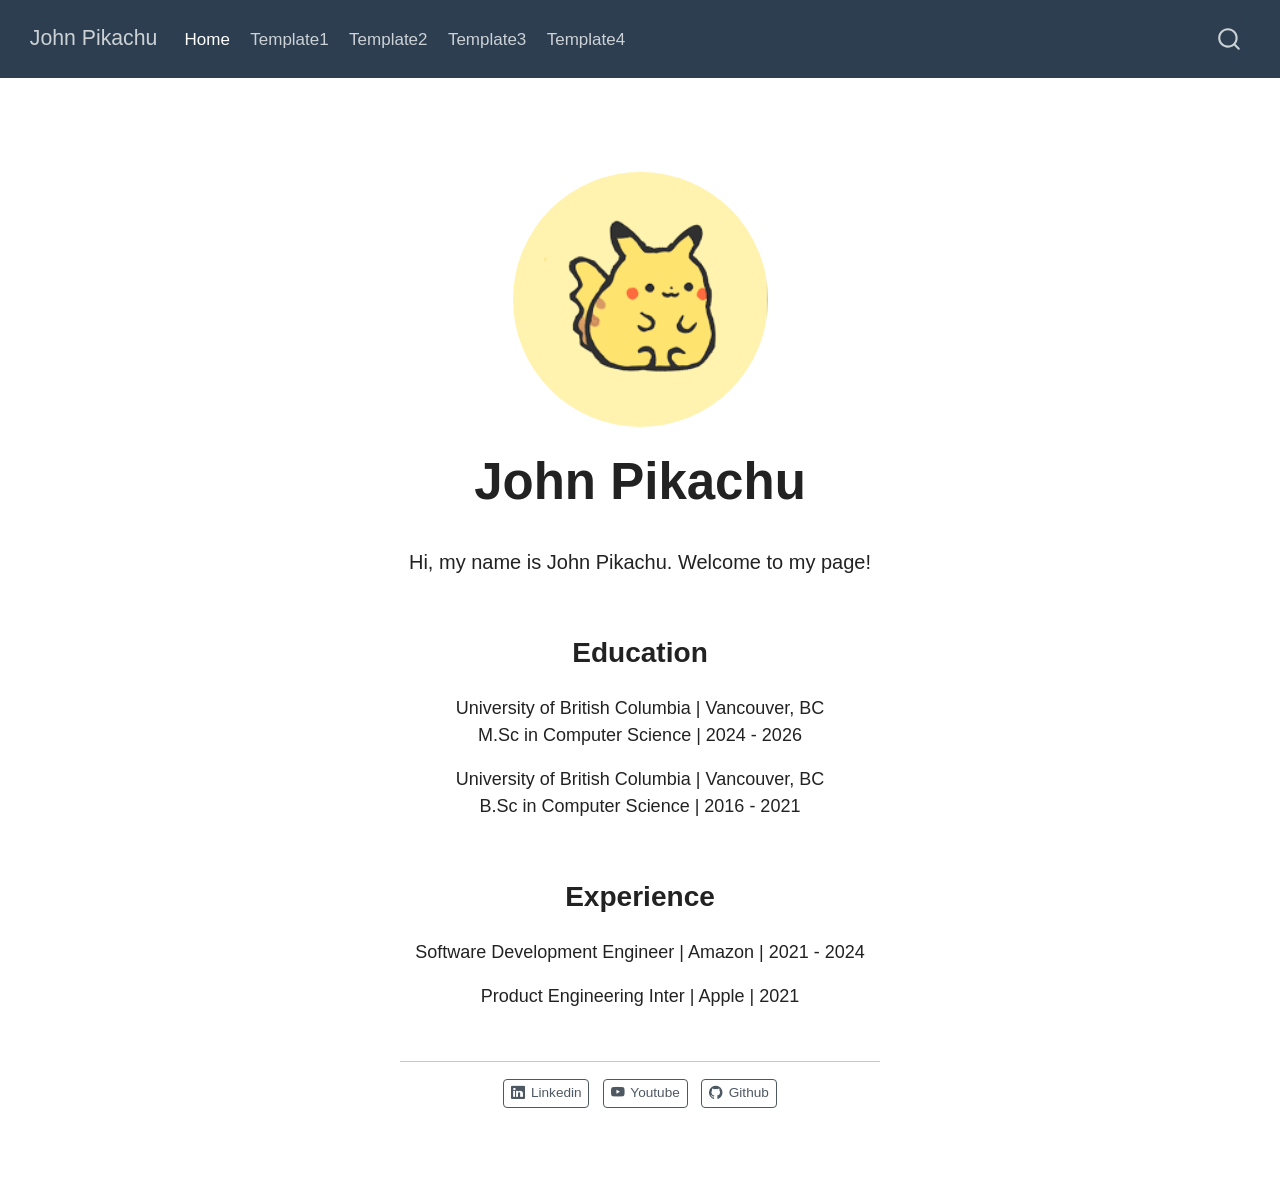
<file: index.html>
<!DOCTYPE html>
<html xmlns="http://www.w3.org/1999/xhtml" lang="en" xml:lang="en"><head>

<meta charset="utf-8">
<meta name="generator" content="quarto-1.8.27">

<meta name="viewport" content="width=device-width, initial-scale=1.0, user-scalable=yes">


<title>John Pikachu</title>
<style>
code{white-space: pre-wrap;}
span.smallcaps{font-variant: small-caps;}
div.columns{display: flex; gap: min(4vw, 1.5em);}
div.column{flex: auto; overflow-x: auto;}
div.hanging-indent{margin-left: 1.5em; text-indent: -1.5em;}
ul.task-list{list-style: none;}
ul.task-list li input[type="checkbox"] {
  width: 0.8em;
  margin: 0 0.8em 0.2em -1em; /* quarto-specific, see https://github.com/quarto-dev/quarto-cli/issues/4556 */ 
  vertical-align: middle;
}
</style>


<script src="site_libs/quarto-nav/quarto-nav.js"></script>
<script src="site_libs/quarto-nav/headroom.min.js"></script>
<script src="site_libs/clipboard/clipboard.min.js"></script>
<script src="site_libs/quarto-search/autocomplete.umd.js"></script>
<script src="site_libs/quarto-search/fuse.min.js"></script>
<script src="site_libs/quarto-search/quarto-search.js"></script>
<meta name="quarto:offset" content="./">
<script src="site_libs/quarto-html/quarto.js" type="module"></script>
<script src="site_libs/quarto-html/tabsets/tabsets.js" type="module"></script>
<script src="site_libs/quarto-html/axe/axe-check.js" type="module"></script>
<script src="site_libs/quarto-html/popper.min.js"></script>
<script src="site_libs/quarto-html/tippy.umd.min.js"></script>
<link href="site_libs/quarto-html/tippy.css" rel="stylesheet">
<link href="site_libs/quarto-html/quarto-syntax-highlighting-ed96de9b727972fe78a7b5d16c58bf87.css" rel="stylesheet" id="quarto-text-highlighting-styles">
<script src="site_libs/bootstrap/bootstrap.min.js"></script>
<link href="site_libs/bootstrap/bootstrap-icons.css" rel="stylesheet">
<link href="site_libs/bootstrap/bootstrap-f93c2b1f3f0577f377aefa4848a86a36.min.css" rel="stylesheet" append-hash="true" id="quarto-bootstrap" data-mode="light">
<script id="quarto-search-options" type="application/json">{
  "location": "navbar",
  "copy-button": false,
  "collapse-after": 3,
  "panel-placement": "end",
  "type": "overlay",
  "limit": 50,
  "keyboard-shortcut": [
    "f",
    "/",
    "s"
  ],
  "show-item-context": false,
  "language": {
    "search-no-results-text": "No results",
    "search-matching-documents-text": "matching documents",
    "search-copy-link-title": "Copy link to search",
    "search-hide-matches-text": "Hide additional matches",
    "search-more-match-text": "more match in this document",
    "search-more-matches-text": "more matches in this document",
    "search-clear-button-title": "Clear",
    "search-text-placeholder": "",
    "search-detached-cancel-button-title": "Cancel",
    "search-submit-button-title": "Submit",
    "search-label": "Search"
  }
}</script>


<link rel="stylesheet" href="styles.css">
</head>

<body class="nav-fixed fullcontent quarto-light">

<div id="quarto-search-results"></div>
  <header id="quarto-header" class="headroom fixed-top">
    <nav class="navbar navbar-expand-lg " data-bs-theme="dark">
      <div class="navbar-container container-fluid">
      <div class="navbar-brand-container mx-auto">
    <a class="navbar-brand" href="./index.html">
    <span class="navbar-title">John Pikachu</span>
    </a>
  </div>
            <div id="quarto-search" class="" title="Search"></div>
          <button class="navbar-toggler" type="button" data-bs-toggle="collapse" data-bs-target="#navbarCollapse" aria-controls="navbarCollapse" role="menu" aria-expanded="false" aria-label="Toggle navigation" onclick="if (window.quartoToggleHeadroom) { window.quartoToggleHeadroom(); }">
  <span class="navbar-toggler-icon"></span>
</button>
          <div class="collapse navbar-collapse" id="navbarCollapse">
            <ul class="navbar-nav navbar-nav-scroll me-auto">
  <li class="nav-item">
    <a class="nav-link active" href="./index.html" aria-current="page"> 
<span class="menu-text">Home</span></a>
  </li>  
  <li class="nav-item">
    <a class="nav-link" href="./Template1.qmd"> 
<span class="menu-text">Template1</span></a>
  </li>  
  <li class="nav-item">
    <a class="nav-link" href="./Template2.qmd"> 
<span class="menu-text">Template2</span></a>
  </li>  
  <li class="nav-item">
    <a class="nav-link" href="./Template3.qmd"> 
<span class="menu-text">Template3</span></a>
  </li>  
  <li class="nav-item">
    <a class="nav-link" href="./Template4.qmd"> 
<span class="menu-text">Template4</span></a>
  </li>  
</ul>
          </div> <!-- /navcollapse -->
            <div class="quarto-navbar-tools">
</div>
      </div> <!-- /container-fluid -->
    </nav>
</header>
<!-- content -->
<div id="quarto-content" class="quarto-container page-columns page-rows-contents page-layout-article page-navbar">
<!-- sidebar -->
<!-- margin-sidebar -->
    
<!-- main -->
<div class="quarto-about-jolla">
  <img src="images/headshot.png" class="about-image
  round " style="height: 15em; width: 15em;">
 <header id="title-block-header" class="quarto-title-block default">
<div class="quarto-title">
<h1 class="title">John Pikachu</h1>
</div>
<div class="quarto-title-meta">
  </div>
</header><main class="content" id="quarto-document-content">
<p><span style="font-size: 20px;">Hi, my name is John Pikachu. Welcome to my page! </span> <br><br></p>
<section id="education" class="level2">
<h2 data-anchor-id="education">Education</h2>
<p><span style="font-size: 18px;"> University of British Columbia | Vancouver, BC <br> M.Sc in Computer Science | 2024 - 2026</span></p>
<p><span style="font-size: 18px;"> University of British Columbia | Vancouver, BC<br> B.Sc in Computer Science | 2016 - 2021</span><br><br></p>
</section>
<section id="experience" class="level2">
<h2 data-anchor-id="experience">Experience</h2>
<p><span style="font-size: 18px;"> Software Development Engineer | Amazon | 2021 - 2024</span></p>
<p><span style="font-size: 18px;"> Product Engineering Inter | Apple | 2021</span></p>


</section>
</main> 
  <hr class="about-sep">
   <div class="about-links">
  <a href="https://www.linkedin.com/" class="about-link" rel="" target="">
    <i class="bi bi-linkedin"></i>
     <span class="about-link-text">Linkedin</span>
  </a>
  <a href="https://www.youtube.com/" class="about-link" rel="" target="">
    <i class="bi bi-youtube"></i>
     <span class="about-link-text">Youtube</span>
  </a>
  <a href="https://github.com/" class="about-link" rel="" target="">
    <i class="bi bi-github"></i>
     <span class="about-link-text">Github</span>
  </a>
</div>
</div>
 <!-- /main -->
<script id="quarto-html-after-body" type="application/javascript">
  window.document.addEventListener("DOMContentLoaded", function (event) {
    const isCodeAnnotation = (el) => {
      for (const clz of el.classList) {
        if (clz.startsWith('code-annotation-')) {                     
          return true;
        }
      }
      return false;
    }
    const onCopySuccess = function(e) {
      // button target
      const button = e.trigger;
      // don't keep focus
      button.blur();
      // flash "checked"
      button.classList.add('code-copy-button-checked');
      var currentTitle = button.getAttribute("title");
      button.setAttribute("title", "Copied!");
      let tooltip;
      if (window.bootstrap) {
        button.setAttribute("data-bs-toggle", "tooltip");
        button.setAttribute("data-bs-placement", "left");
        button.setAttribute("data-bs-title", "Copied!");
        tooltip = new bootstrap.Tooltip(button, 
          { trigger: "manual", 
            customClass: "code-copy-button-tooltip",
            offset: [0, -8]});
        tooltip.show();    
      }
      setTimeout(function() {
        if (tooltip) {
          tooltip.hide();
          button.removeAttribute("data-bs-title");
          button.removeAttribute("data-bs-toggle");
          button.removeAttribute("data-bs-placement");
        }
        button.setAttribute("title", currentTitle);
        button.classList.remove('code-copy-button-checked');
      }, 1000);
      // clear code selection
      e.clearSelection();
    }
    const getTextToCopy = function(trigger) {
      const outerScaffold = trigger.parentElement.cloneNode(true);
      const codeEl = outerScaffold.querySelector('code');
      for (const childEl of codeEl.children) {
        if (isCodeAnnotation(childEl)) {
          childEl.remove();
        }
      }
      return codeEl.innerText;
    }
    const clipboard = new window.ClipboardJS('.code-copy-button:not([data-in-quarto-modal])', {
      text: getTextToCopy
    });
    clipboard.on('success', onCopySuccess);
    if (window.document.getElementById('quarto-embedded-source-code-modal')) {
      const clipboardModal = new window.ClipboardJS('.code-copy-button[data-in-quarto-modal]', {
        text: getTextToCopy,
        container: window.document.getElementById('quarto-embedded-source-code-modal')
      });
      clipboardModal.on('success', onCopySuccess);
    }
      var localhostRegex = new RegExp(/^(?:http|https):\/\/localhost\:?[0-9]*\//);
      var mailtoRegex = new RegExp(/^mailto:/);
        var filterRegex = new RegExp('/' + window.location.host + '/');
      var isInternal = (href) => {
          return filterRegex.test(href) || localhostRegex.test(href) || mailtoRegex.test(href);
      }
      // Inspect non-navigation links and adorn them if external
     var links = window.document.querySelectorAll('a[href]:not(.nav-link):not(.navbar-brand):not(.toc-action):not(.sidebar-link):not(.sidebar-item-toggle):not(.pagination-link):not(.no-external):not([aria-hidden]):not(.dropdown-item):not(.quarto-navigation-tool):not(.about-link)');
      for (var i=0; i<links.length; i++) {
        const link = links[i];
        if (!isInternal(link.href)) {
          // undo the damage that might have been done by quarto-nav.js in the case of
          // links that we want to consider external
          if (link.dataset.originalHref !== undefined) {
            link.href = link.dataset.originalHref;
          }
        }
      }
    function tippyHover(el, contentFn, onTriggerFn, onUntriggerFn) {
      const config = {
        allowHTML: true,
        maxWidth: 500,
        delay: 100,
        arrow: false,
        appendTo: function(el) {
            return el.parentElement;
        },
        interactive: true,
        interactiveBorder: 10,
        theme: 'quarto',
        placement: 'bottom-start',
      };
      if (contentFn) {
        config.content = contentFn;
      }
      if (onTriggerFn) {
        config.onTrigger = onTriggerFn;
      }
      if (onUntriggerFn) {
        config.onUntrigger = onUntriggerFn;
      }
      window.tippy(el, config); 
    }
    const noterefs = window.document.querySelectorAll('a[role="doc-noteref"]');
    for (var i=0; i<noterefs.length; i++) {
      const ref = noterefs[i];
      tippyHover(ref, function() {
        // use id or data attribute instead here
        let href = ref.getAttribute('data-footnote-href') || ref.getAttribute('href');
        try { href = new URL(href).hash; } catch {}
        const id = href.replace(/^#\/?/, "");
        const note = window.document.getElementById(id);
        if (note) {
          return note.innerHTML;
        } else {
          return "";
        }
      });
    }
    const xrefs = window.document.querySelectorAll('a.quarto-xref');
    const processXRef = (id, note) => {
      // Strip column container classes
      const stripColumnClz = (el) => {
        el.classList.remove("page-full", "page-columns");
        if (el.children) {
          for (const child of el.children) {
            stripColumnClz(child);
          }
        }
      }
      stripColumnClz(note)
      if (id === null || id.startsWith('sec-')) {
        // Special case sections, only their first couple elements
        const container = document.createElement("div");
        if (note.children && note.children.length > 2) {
          container.appendChild(note.children[0].cloneNode(true));
          for (let i = 1; i < note.children.length; i++) {
            const child = note.children[i];
            if (child.tagName === "P" && child.innerText === "") {
              continue;
            } else {
              container.appendChild(child.cloneNode(true));
              break;
            }
          }
          if (window.Quarto?.typesetMath) {
            window.Quarto.typesetMath(container);
          }
          return container.innerHTML
        } else {
          if (window.Quarto?.typesetMath) {
            window.Quarto.typesetMath(note);
          }
          return note.innerHTML;
        }
      } else {
        // Remove any anchor links if they are present
        const anchorLink = note.querySelector('a.anchorjs-link');
        if (anchorLink) {
          anchorLink.remove();
        }
        if (window.Quarto?.typesetMath) {
          window.Quarto.typesetMath(note);
        }
        if (note.classList.contains("callout")) {
          return note.outerHTML;
        } else {
          return note.innerHTML;
        }
      }
    }
    for (var i=0; i<xrefs.length; i++) {
      const xref = xrefs[i];
      tippyHover(xref, undefined, function(instance) {
        instance.disable();
        let url = xref.getAttribute('href');
        let hash = undefined; 
        if (url.startsWith('#')) {
          hash = url;
        } else {
          try { hash = new URL(url).hash; } catch {}
        }
        if (hash) {
          const id = hash.replace(/^#\/?/, "");
          const note = window.document.getElementById(id);
          if (note !== null) {
            try {
              const html = processXRef(id, note.cloneNode(true));
              instance.setContent(html);
            } finally {
              instance.enable();
              instance.show();
            }
          } else {
            // See if we can fetch this
            fetch(url.split('#')[0])
            .then(res => res.text())
            .then(html => {
              const parser = new DOMParser();
              const htmlDoc = parser.parseFromString(html, "text/html");
              const note = htmlDoc.getElementById(id);
              if (note !== null) {
                const html = processXRef(id, note);
                instance.setContent(html);
              } 
            }).finally(() => {
              instance.enable();
              instance.show();
            });
          }
        } else {
          // See if we can fetch a full url (with no hash to target)
          // This is a special case and we should probably do some content thinning / targeting
          fetch(url)
          .then(res => res.text())
          .then(html => {
            const parser = new DOMParser();
            const htmlDoc = parser.parseFromString(html, "text/html");
            const note = htmlDoc.querySelector('main.content');
            if (note !== null) {
              // This should only happen for chapter cross references
              // (since there is no id in the URL)
              // remove the first header
              if (note.children.length > 0 && note.children[0].tagName === "HEADER") {
                note.children[0].remove();
              }
              const html = processXRef(null, note);
              instance.setContent(html);
            } 
          }).finally(() => {
            instance.enable();
            instance.show();
          });
        }
      }, function(instance) {
      });
    }
        let selectedAnnoteEl;
        const selectorForAnnotation = ( cell, annotation) => {
          let cellAttr = 'data-code-cell="' + cell + '"';
          let lineAttr = 'data-code-annotation="' +  annotation + '"';
          const selector = 'span[' + cellAttr + '][' + lineAttr + ']';
          return selector;
        }
        const selectCodeLines = (annoteEl) => {
          const doc = window.document;
          const targetCell = annoteEl.getAttribute("data-target-cell");
          const targetAnnotation = annoteEl.getAttribute("data-target-annotation");
          const annoteSpan = window.document.querySelector(selectorForAnnotation(targetCell, targetAnnotation));
          const lines = annoteSpan.getAttribute("data-code-lines").split(",");
          const lineIds = lines.map((line) => {
            return targetCell + "-" + line;
          })
          let top = null;
          let height = null;
          let parent = null;
          if (lineIds.length > 0) {
              //compute the position of the single el (top and bottom and make a div)
              const el = window.document.getElementById(lineIds[0]);
              top = el.offsetTop;
              height = el.offsetHeight;
              parent = el.parentElement.parentElement;
            if (lineIds.length > 1) {
              const lastEl = window.document.getElementById(lineIds[lineIds.length - 1]);
              const bottom = lastEl.offsetTop + lastEl.offsetHeight;
              height = bottom - top;
            }
            if (top !== null && height !== null && parent !== null) {
              // cook up a div (if necessary) and position it 
              let div = window.document.getElementById("code-annotation-line-highlight");
              if (div === null) {
                div = window.document.createElement("div");
                div.setAttribute("id", "code-annotation-line-highlight");
                div.style.position = 'absolute';
                parent.appendChild(div);
              }
              div.style.top = top - 2 + "px";
              div.style.height = height + 4 + "px";
              div.style.left = 0;
              let gutterDiv = window.document.getElementById("code-annotation-line-highlight-gutter");
              if (gutterDiv === null) {
                gutterDiv = window.document.createElement("div");
                gutterDiv.setAttribute("id", "code-annotation-line-highlight-gutter");
                gutterDiv.style.position = 'absolute';
                const codeCell = window.document.getElementById(targetCell);
                const gutter = codeCell.querySelector('.code-annotation-gutter');
                gutter.appendChild(gutterDiv);
              }
              gutterDiv.style.top = top - 2 + "px";
              gutterDiv.style.height = height + 4 + "px";
            }
            selectedAnnoteEl = annoteEl;
          }
        };
        const unselectCodeLines = () => {
          const elementsIds = ["code-annotation-line-highlight", "code-annotation-line-highlight-gutter"];
          elementsIds.forEach((elId) => {
            const div = window.document.getElementById(elId);
            if (div) {
              div.remove();
            }
          });
          selectedAnnoteEl = undefined;
        };
          // Handle positioning of the toggle
      window.addEventListener(
        "resize",
        throttle(() => {
          elRect = undefined;
          if (selectedAnnoteEl) {
            selectCodeLines(selectedAnnoteEl);
          }
        }, 10)
      );
      function throttle(fn, ms) {
      let throttle = false;
      let timer;
        return (...args) => {
          if(!throttle) { // first call gets through
              fn.apply(this, args);
              throttle = true;
          } else { // all the others get throttled
              if(timer) clearTimeout(timer); // cancel #2
              timer = setTimeout(() => {
                fn.apply(this, args);
                timer = throttle = false;
              }, ms);
          }
        };
      }
        // Attach click handler to the DT
        const annoteDls = window.document.querySelectorAll('dt[data-target-cell]');
        for (const annoteDlNode of annoteDls) {
          annoteDlNode.addEventListener('click', (event) => {
            const clickedEl = event.target;
            if (clickedEl !== selectedAnnoteEl) {
              unselectCodeLines();
              const activeEl = window.document.querySelector('dt[data-target-cell].code-annotation-active');
              if (activeEl) {
                activeEl.classList.remove('code-annotation-active');
              }
              selectCodeLines(clickedEl);
              clickedEl.classList.add('code-annotation-active');
            } else {
              // Unselect the line
              unselectCodeLines();
              clickedEl.classList.remove('code-annotation-active');
            }
          });
        }
    const findCites = (el) => {
      const parentEl = el.parentElement;
      if (parentEl) {
        const cites = parentEl.dataset.cites;
        if (cites) {
          return {
            el,
            cites: cites.split(' ')
          };
        } else {
          return findCites(el.parentElement)
        }
      } else {
        return undefined;
      }
    };
    var bibliorefs = window.document.querySelectorAll('a[role="doc-biblioref"]');
    for (var i=0; i<bibliorefs.length; i++) {
      const ref = bibliorefs[i];
      const citeInfo = findCites(ref);
      if (citeInfo) {
        tippyHover(citeInfo.el, function() {
          var popup = window.document.createElement('div');
          citeInfo.cites.forEach(function(cite) {
            var citeDiv = window.document.createElement('div');
            citeDiv.classList.add('hanging-indent');
            citeDiv.classList.add('csl-entry');
            var biblioDiv = window.document.getElementById('ref-' + cite);
            if (biblioDiv) {
              citeDiv.innerHTML = biblioDiv.innerHTML;
            }
            popup.appendChild(citeDiv);
          });
          return popup.innerHTML;
        });
      }
    }
  });
  </script>
</div> <!-- /content -->




</body></html>
</file>
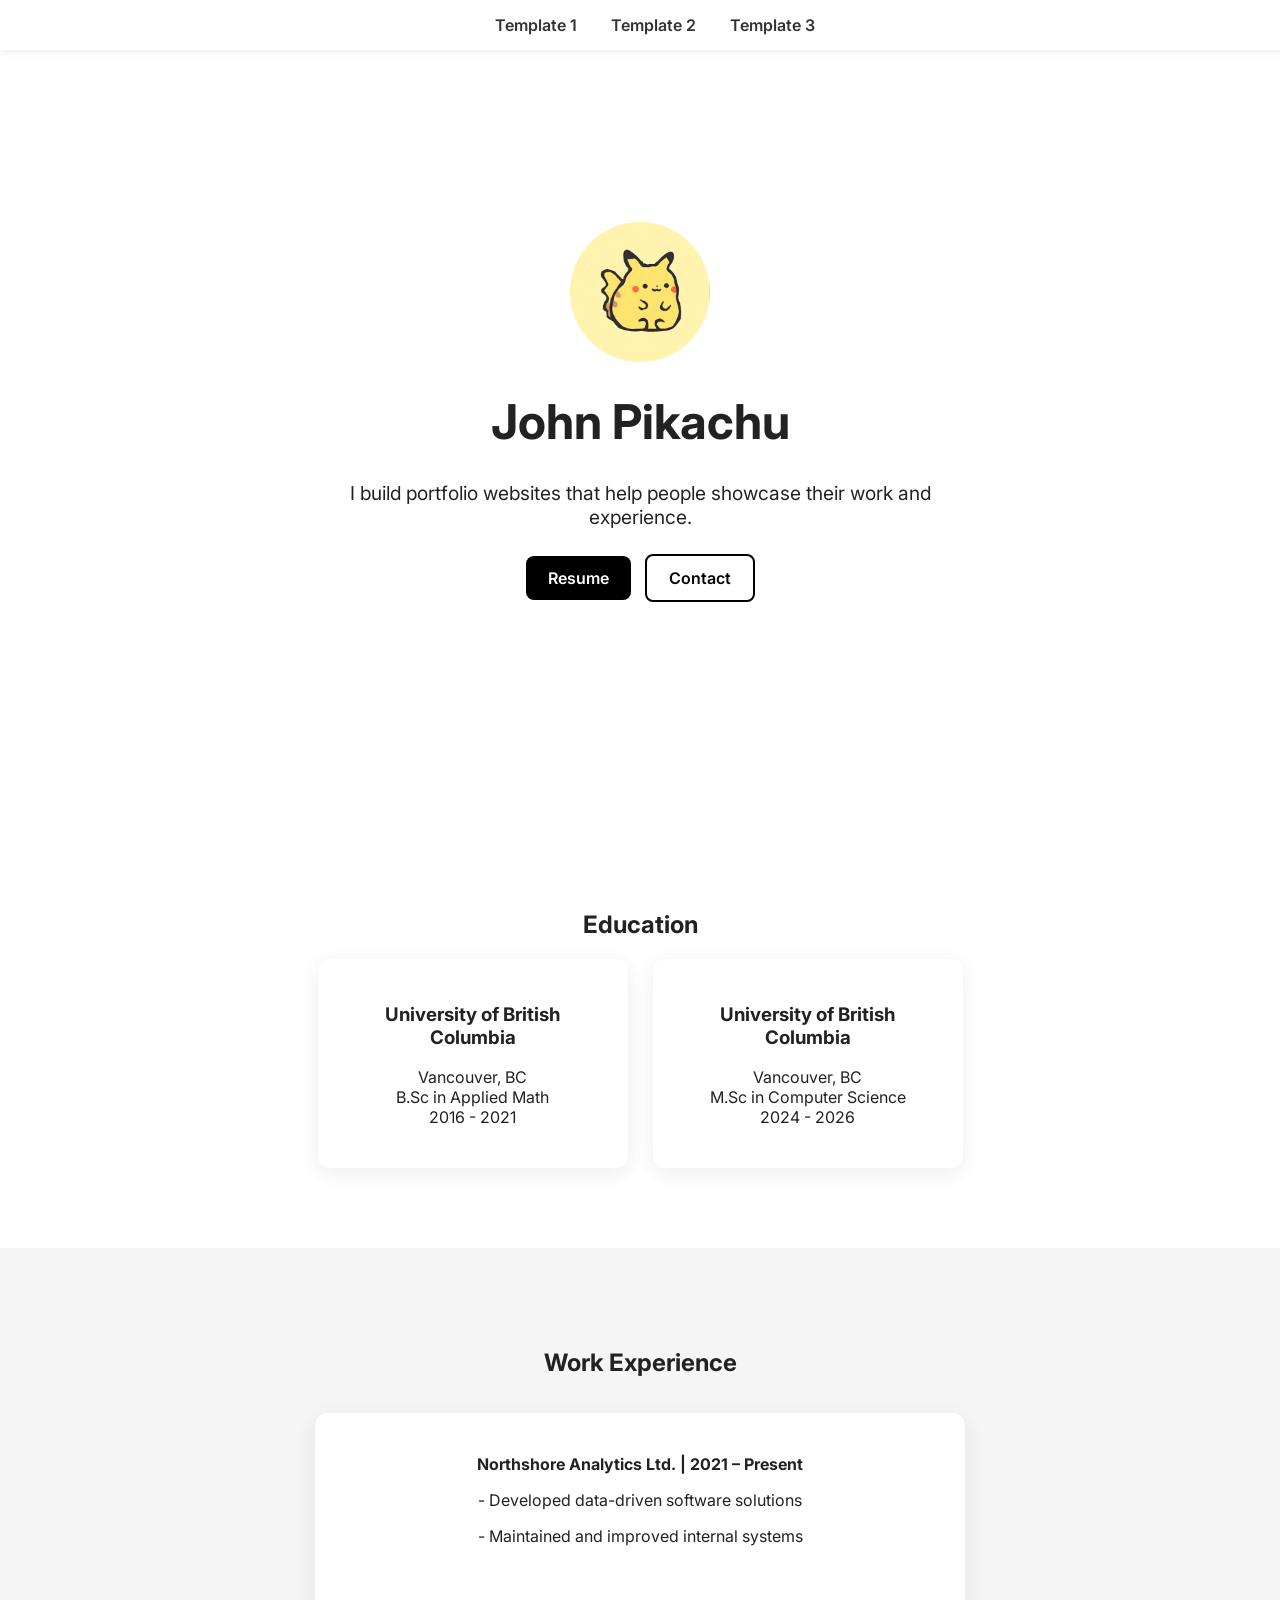
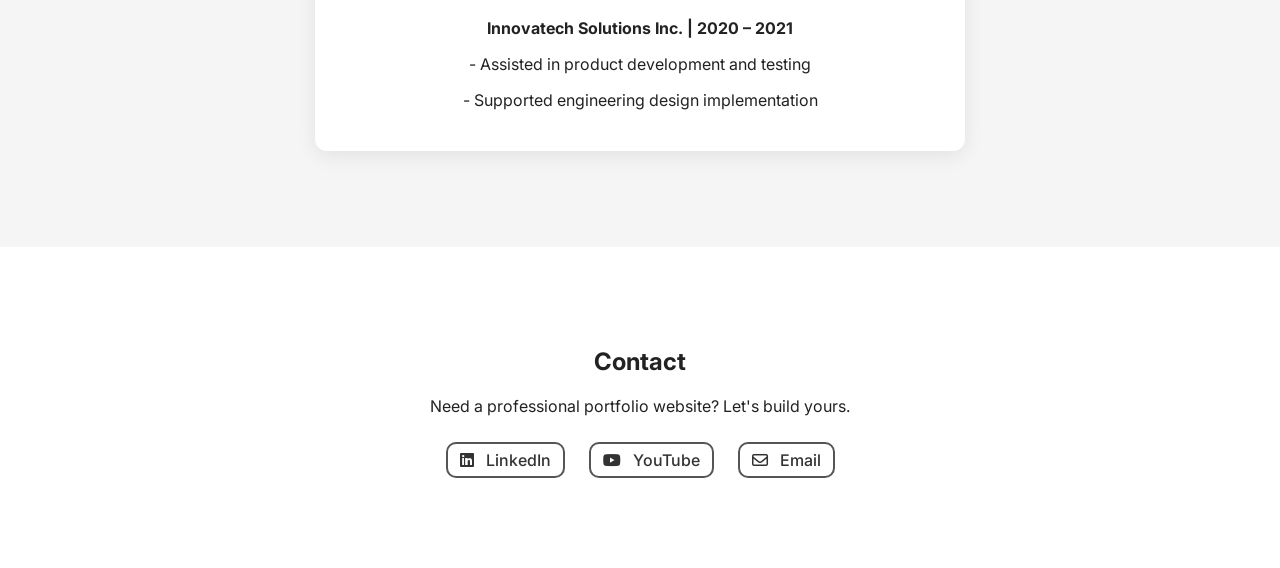
<file: Template2.html>
<!DOCTYPE html>
<html lang="en">
<head>
  <meta charset="UTF-8">
  <meta name="viewport" content="width=device-width, initial-scale=1.0">
  <title>John Pikachu | Portfolio Designer</title>
  <link rel="stylesheet" href="styles.css">

  <!-- Google Font -->
  <link href="https://fonts.googleapis.com/css2?family=Inter:wght@300;400;600;700&display=swap" rel="stylesheet">

  <!-- ICONS -->
  <link rel="stylesheet"
  href="https://cdnjs.cloudflare.com/ajax/libs/font-awesome/6.5.0/css/all.min.css">
</head>

<body>

<nav class="top-nav">
  <a href="./index.html">Template 1</a>
  <a href="./Template2.html">Template 2</a>
  <a href="./Template3.html">Template 3</a>
</nav>

<!-- HERO -->
<section class="hero">
  <img src="images/headshot.png" class="profile-img">

  <h1>John Pikachu</h1>
  <p>I build portfolio websites that help people showcase their work and experience.</p>

  <div class="buttons">
    <a href="#Education" class="btn">Resume</a>
    <a href="#contact" class="btn-outline">Contact</a>
  </div>
</section>


<!-- Education -->
<section id="Education" class="section">
  <h2>Education</h2>

  <div class="project-grid">

    <div class="card">
      <h3>University of British Columbia</h3>
      <p>Vancouver, BC <br> B.Sc in Applied Math <br>  2016 - 2021</p>
    </div>


    <div class="card">
      <h3>University of British Columbia</h3>
      <p>Vancouver, BC <br> M.Sc in Computer Science <br>  2024 - 2026</p>
    </div>


  </div>
</section>


<!-- SERVICES -->
<section class="section light">
  <h2>Work Experience</h2>
  <div class="project-grid">


  <ul class="bigcard">

    <p><strong>Northshore Analytics Ltd. | 2021 – Present</strong></p>
    <p>- Developed data-driven software solutions</p>
    <p>- Maintained and improved internal systems</p>
    </br></br>
    <p><strong>Innovatech Solutions Inc. | 2020 – 2021</strong></p>
    <p>- Assisted in product development and testing</p>
    <p>- Supported engineering design implementation</p>

  </ul>

  </div>

</section>


<!-- CONTACT -->
<section id="contact" class="section">
  <h2>Contact</h2>
  <p>Need a professional portfolio website? Let's build yours.</p>
    <a href="https://linkedin.com" class="social-btn">
    <i class="fa-brands fa-linkedin"></i> LinkedIn
  </a>

  <a href="https://youtube.com" class="social-btn">
    <i class="fa-brands fa-youtube"></i> YouTube
  </a>


  <a href="mailto:your.email@example.com" class="social-btn">
    <i class="fa-regular fa-envelope"></i> Email
  </a>


</section>

</body>
</html>
</file>
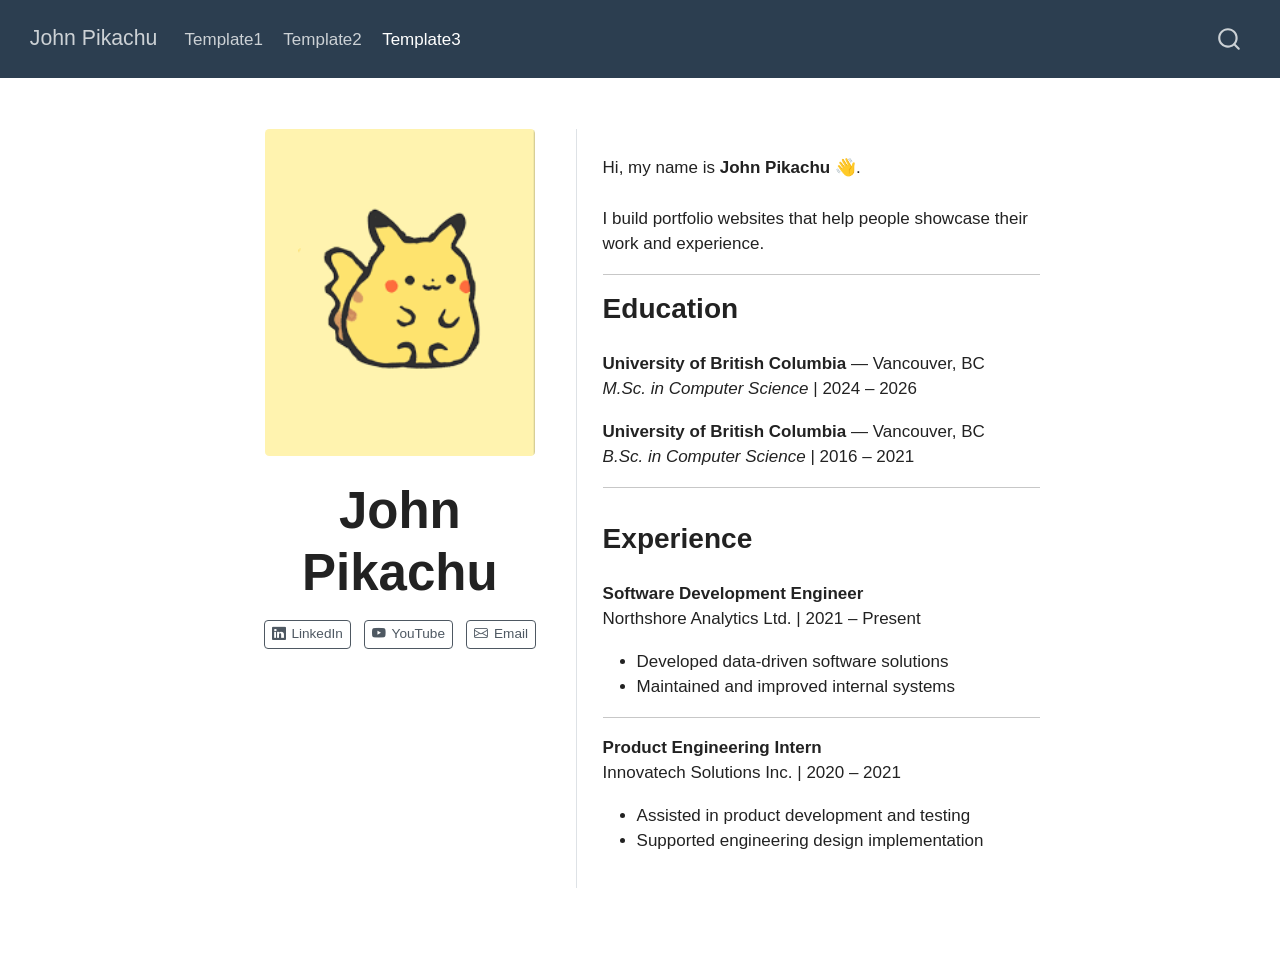
<file: Template3.html>
<!DOCTYPE html>
<html xmlns="http://www.w3.org/1999/xhtml" lang="en" xml:lang="en"><head>

<meta charset="utf-8">
<meta name="generator" content="quarto-1.8.27">

<meta name="viewport" content="width=device-width, initial-scale=1.0, user-scalable=yes">


<title>John Pikachu</title>
<style>
code{white-space: pre-wrap;}
span.smallcaps{font-variant: small-caps;}
div.columns{display: flex; gap: min(4vw, 1.5em);}
div.column{flex: auto; overflow-x: auto;}
div.hanging-indent{margin-left: 1.5em; text-indent: -1.5em;}
ul.task-list{list-style: none;}
ul.task-list li input[type="checkbox"] {
  width: 0.8em;
  margin: 0 0.8em 0.2em -1em; /* quarto-specific, see https://github.com/quarto-dev/quarto-cli/issues/4556 */ 
  vertical-align: middle;
}
</style>


<script src="site_libs/quarto-nav/quarto-nav.js"></script>
<script src="site_libs/quarto-nav/headroom.min.js"></script>
<script src="site_libs/clipboard/clipboard.min.js"></script>
<script src="site_libs/quarto-search/autocomplete.umd.js"></script>
<script src="site_libs/quarto-search/fuse.min.js"></script>
<script src="site_libs/quarto-search/quarto-search.js"></script>
<meta name="quarto:offset" content="./">
<script src="site_libs/quarto-html/quarto.js" type="module"></script>
<script src="site_libs/quarto-html/tabsets/tabsets.js" type="module"></script>
<script src="site_libs/quarto-html/axe/axe-check.js" type="module"></script>
<script src="site_libs/quarto-html/popper.min.js"></script>
<script src="site_libs/quarto-html/tippy.umd.min.js"></script>
<link href="site_libs/quarto-html/tippy.css" rel="stylesheet">
<link href="site_libs/quarto-html/quarto-syntax-highlighting-ed96de9b727972fe78a7b5d16c58bf87.css" rel="stylesheet" id="quarto-text-highlighting-styles">
<script src="site_libs/bootstrap/bootstrap.min.js"></script>
<link href="site_libs/bootstrap/bootstrap-icons.css" rel="stylesheet">
<link href="site_libs/bootstrap/bootstrap-f93c2b1f3f0577f377aefa4848a86a36.min.css" rel="stylesheet" append-hash="true" id="quarto-bootstrap" data-mode="light">
<script id="quarto-search-options" type="application/json">{
  "location": "navbar",
  "copy-button": false,
  "collapse-after": 3,
  "panel-placement": "end",
  "type": "overlay",
  "limit": 50,
  "keyboard-shortcut": [
    "f",
    "/",
    "s"
  ],
  "show-item-context": false,
  "language": {
    "search-no-results-text": "No results",
    "search-matching-documents-text": "matching documents",
    "search-copy-link-title": "Copy link to search",
    "search-hide-matches-text": "Hide additional matches",
    "search-more-match-text": "more match in this document",
    "search-more-matches-text": "more matches in this document",
    "search-clear-button-title": "Clear",
    "search-text-placeholder": "",
    "search-detached-cancel-button-title": "Cancel",
    "search-submit-button-title": "Submit",
    "search-label": "Search"
  }
}</script>


<link rel="stylesheet" href="styles.css">
</head>

<body class="nav-fixed fullcontent quarto-light">

<div id="quarto-search-results"></div>
  <header id="quarto-header" class="headroom fixed-top">
    <nav class="navbar navbar-expand-lg " data-bs-theme="dark">
      <div class="navbar-container container-fluid">
      <div class="navbar-brand-container mx-auto">
    <a class="navbar-brand" href="./index.html">
    <span class="navbar-title">John Pikachu</span>
    </a>
  </div>
            <div id="quarto-search" class="" title="Search"></div>
          <button class="navbar-toggler" type="button" data-bs-toggle="collapse" data-bs-target="#navbarCollapse" aria-controls="navbarCollapse" role="menu" aria-expanded="false" aria-label="Toggle navigation" onclick="if (window.quartoToggleHeadroom) { window.quartoToggleHeadroom(); }">
  <span class="navbar-toggler-icon"></span>
</button>
          <div class="collapse navbar-collapse" id="navbarCollapse">
            <ul class="navbar-nav navbar-nav-scroll me-auto">
  <li class="nav-item">
    <a class="nav-link" href="./index.html"> 
<span class="menu-text">Template1</span></a>
  </li>  
  <li class="nav-item">
    <a class="nav-link" href="./Template2.html"> 
<span class="menu-text">Template2</span></a>
  </li>  
  <li class="nav-item">
    <a class="nav-link active" href="./Template3.html" aria-current="page"> 
<span class="menu-text">Template3</span></a>
  </li>  
</ul>
          </div> <!-- /navcollapse -->
            <div class="quarto-navbar-tools">
</div>
      </div> <!-- /container-fluid -->
    </nav>
</header>
<!-- content -->
<div id="quarto-content" class="quarto-container page-columns page-rows-contents page-layout-article page-navbar">
<!-- sidebar -->
<!-- margin-sidebar -->
    
<!-- main -->
<div class="quarto-about-trestles">
  <div class="about-entity">
    <img src="images/headshot.png" class="about-image
  rounded " style="width: 270px;">
<header id="title-block-header" class="quarto-title-block default">
<div class="quarto-title">
<h1 class="title">John Pikachu</h1>
</div>
<div class="quarto-title-meta">
  </div>
</header>
    <div class="about-links">
  <a href="https://www.linkedin.com/" class="about-link" rel="" target="">
    <i class="bi bi-linkedin"></i>
     <span class="about-link-text">LinkedIn</span>
  </a>
  <a href="https://www.youtube.com/" class="about-link" rel="" target="">
    <i class="bi bi-youtube"></i>
     <span class="about-link-text">YouTube</span>
  </a>
  <a href="mailto:your.email@example.com" class="about-link" rel="" target="">
    <i class="bi bi-envelope"></i>
     <span class="about-link-text">Email</span>
  </a>
</div>
  </div>
  <div class="about-contents"><main class="content" id="quarto-document-content">
<p><br> Hi, my name is <strong>John Pikachu 👋</strong>. <br><br>I build portfolio websites that help people showcase their work and experience.</p>
<hr>
<section id="education" class="level2">
<h2 data-anchor-id="education">Education</h2>
<p><strong>University of British Columbia</strong> — Vancouver, BC <em><br>M.Sc. in Computer Science</em> | 2024 – 2026</p>
<p><strong>University of British Columbia</strong> — Vancouver, BC <em><br>B.Sc. in Computer Science</em> | 2016 – 2021</p>
<hr>
</section>
<section id="experience" class="level2">
<h2 data-anchor-id="experience">Experience</h2>
<p><strong>Software Development Engineer</strong> <br>Northshore Analytics Ltd.&nbsp;| 2021 – Present</p>
<ul>
<li>Developed data-driven software solutions</li>
<li>Maintained and improved internal systems</li>
</ul>
<hr>
<p><strong>Product Engineering Intern</strong> <br>Innovatech Solutions Inc.&nbsp;| 2020 – 2021</p>
<ul>
<li>Assisted in product development and testing</li>
<li>Supported engineering design implementation</li>
</ul>


</section>
</main></div>
</div>
 <!-- /main -->
<script id="quarto-html-after-body" type="application/javascript">
  window.document.addEventListener("DOMContentLoaded", function (event) {
    const isCodeAnnotation = (el) => {
      for (const clz of el.classList) {
        if (clz.startsWith('code-annotation-')) {                     
          return true;
        }
      }
      return false;
    }
    const onCopySuccess = function(e) {
      // button target
      const button = e.trigger;
      // don't keep focus
      button.blur();
      // flash "checked"
      button.classList.add('code-copy-button-checked');
      var currentTitle = button.getAttribute("title");
      button.setAttribute("title", "Copied!");
      let tooltip;
      if (window.bootstrap) {
        button.setAttribute("data-bs-toggle", "tooltip");
        button.setAttribute("data-bs-placement", "left");
        button.setAttribute("data-bs-title", "Copied!");
        tooltip = new bootstrap.Tooltip(button, 
          { trigger: "manual", 
            customClass: "code-copy-button-tooltip",
            offset: [0, -8]});
        tooltip.show();    
      }
      setTimeout(function() {
        if (tooltip) {
          tooltip.hide();
          button.removeAttribute("data-bs-title");
          button.removeAttribute("data-bs-toggle");
          button.removeAttribute("data-bs-placement");
        }
        button.setAttribute("title", currentTitle);
        button.classList.remove('code-copy-button-checked');
      }, 1000);
      // clear code selection
      e.clearSelection();
    }
    const getTextToCopy = function(trigger) {
      const outerScaffold = trigger.parentElement.cloneNode(true);
      const codeEl = outerScaffold.querySelector('code');
      for (const childEl of codeEl.children) {
        if (isCodeAnnotation(childEl)) {
          childEl.remove();
        }
      }
      return codeEl.innerText;
    }
    const clipboard = new window.ClipboardJS('.code-copy-button:not([data-in-quarto-modal])', {
      text: getTextToCopy
    });
    clipboard.on('success', onCopySuccess);
    if (window.document.getElementById('quarto-embedded-source-code-modal')) {
      const clipboardModal = new window.ClipboardJS('.code-copy-button[data-in-quarto-modal]', {
        text: getTextToCopy,
        container: window.document.getElementById('quarto-embedded-source-code-modal')
      });
      clipboardModal.on('success', onCopySuccess);
    }
      var localhostRegex = new RegExp(/^(?:http|https):\/\/localhost\:?[0-9]*\//);
      var mailtoRegex = new RegExp(/^mailto:/);
        var filterRegex = new RegExp('/' + window.location.host + '/');
      var isInternal = (href) => {
          return filterRegex.test(href) || localhostRegex.test(href) || mailtoRegex.test(href);
      }
      // Inspect non-navigation links and adorn them if external
     var links = window.document.querySelectorAll('a[href]:not(.nav-link):not(.navbar-brand):not(.toc-action):not(.sidebar-link):not(.sidebar-item-toggle):not(.pagination-link):not(.no-external):not([aria-hidden]):not(.dropdown-item):not(.quarto-navigation-tool):not(.about-link)');
      for (var i=0; i<links.length; i++) {
        const link = links[i];
        if (!isInternal(link.href)) {
          // undo the damage that might have been done by quarto-nav.js in the case of
          // links that we want to consider external
          if (link.dataset.originalHref !== undefined) {
            link.href = link.dataset.originalHref;
          }
        }
      }
    function tippyHover(el, contentFn, onTriggerFn, onUntriggerFn) {
      const config = {
        allowHTML: true,
        maxWidth: 500,
        delay: 100,
        arrow: false,
        appendTo: function(el) {
            return el.parentElement;
        },
        interactive: true,
        interactiveBorder: 10,
        theme: 'quarto',
        placement: 'bottom-start',
      };
      if (contentFn) {
        config.content = contentFn;
      }
      if (onTriggerFn) {
        config.onTrigger = onTriggerFn;
      }
      if (onUntriggerFn) {
        config.onUntrigger = onUntriggerFn;
      }
      window.tippy(el, config); 
    }
    const noterefs = window.document.querySelectorAll('a[role="doc-noteref"]');
    for (var i=0; i<noterefs.length; i++) {
      const ref = noterefs[i];
      tippyHover(ref, function() {
        // use id or data attribute instead here
        let href = ref.getAttribute('data-footnote-href') || ref.getAttribute('href');
        try { href = new URL(href).hash; } catch {}
        const id = href.replace(/^#\/?/, "");
        const note = window.document.getElementById(id);
        if (note) {
          return note.innerHTML;
        } else {
          return "";
        }
      });
    }
    const xrefs = window.document.querySelectorAll('a.quarto-xref');
    const processXRef = (id, note) => {
      // Strip column container classes
      const stripColumnClz = (el) => {
        el.classList.remove("page-full", "page-columns");
        if (el.children) {
          for (const child of el.children) {
            stripColumnClz(child);
          }
        }
      }
      stripColumnClz(note)
      if (id === null || id.startsWith('sec-')) {
        // Special case sections, only their first couple elements
        const container = document.createElement("div");
        if (note.children && note.children.length > 2) {
          container.appendChild(note.children[0].cloneNode(true));
          for (let i = 1; i < note.children.length; i++) {
            const child = note.children[i];
            if (child.tagName === "P" && child.innerText === "") {
              continue;
            } else {
              container.appendChild(child.cloneNode(true));
              break;
            }
          }
          if (window.Quarto?.typesetMath) {
            window.Quarto.typesetMath(container);
          }
          return container.innerHTML
        } else {
          if (window.Quarto?.typesetMath) {
            window.Quarto.typesetMath(note);
          }
          return note.innerHTML;
        }
      } else {
        // Remove any anchor links if they are present
        const anchorLink = note.querySelector('a.anchorjs-link');
        if (anchorLink) {
          anchorLink.remove();
        }
        if (window.Quarto?.typesetMath) {
          window.Quarto.typesetMath(note);
        }
        if (note.classList.contains("callout")) {
          return note.outerHTML;
        } else {
          return note.innerHTML;
        }
      }
    }
    for (var i=0; i<xrefs.length; i++) {
      const xref = xrefs[i];
      tippyHover(xref, undefined, function(instance) {
        instance.disable();
        let url = xref.getAttribute('href');
        let hash = undefined; 
        if (url.startsWith('#')) {
          hash = url;
        } else {
          try { hash = new URL(url).hash; } catch {}
        }
        if (hash) {
          const id = hash.replace(/^#\/?/, "");
          const note = window.document.getElementById(id);
          if (note !== null) {
            try {
              const html = processXRef(id, note.cloneNode(true));
              instance.setContent(html);
            } finally {
              instance.enable();
              instance.show();
            }
          } else {
            // See if we can fetch this
            fetch(url.split('#')[0])
            .then(res => res.text())
            .then(html => {
              const parser = new DOMParser();
              const htmlDoc = parser.parseFromString(html, "text/html");
              const note = htmlDoc.getElementById(id);
              if (note !== null) {
                const html = processXRef(id, note);
                instance.setContent(html);
              } 
            }).finally(() => {
              instance.enable();
              instance.show();
            });
          }
        } else {
          // See if we can fetch a full url (with no hash to target)
          // This is a special case and we should probably do some content thinning / targeting
          fetch(url)
          .then(res => res.text())
          .then(html => {
            const parser = new DOMParser();
            const htmlDoc = parser.parseFromString(html, "text/html");
            const note = htmlDoc.querySelector('main.content');
            if (note !== null) {
              // This should only happen for chapter cross references
              // (since there is no id in the URL)
              // remove the first header
              if (note.children.length > 0 && note.children[0].tagName === "HEADER") {
                note.children[0].remove();
              }
              const html = processXRef(null, note);
              instance.setContent(html);
            } 
          }).finally(() => {
            instance.enable();
            instance.show();
          });
        }
      }, function(instance) {
      });
    }
        let selectedAnnoteEl;
        const selectorForAnnotation = ( cell, annotation) => {
          let cellAttr = 'data-code-cell="' + cell + '"';
          let lineAttr = 'data-code-annotation="' +  annotation + '"';
          const selector = 'span[' + cellAttr + '][' + lineAttr + ']';
          return selector;
        }
        const selectCodeLines = (annoteEl) => {
          const doc = window.document;
          const targetCell = annoteEl.getAttribute("data-target-cell");
          const targetAnnotation = annoteEl.getAttribute("data-target-annotation");
          const annoteSpan = window.document.querySelector(selectorForAnnotation(targetCell, targetAnnotation));
          const lines = annoteSpan.getAttribute("data-code-lines").split(",");
          const lineIds = lines.map((line) => {
            return targetCell + "-" + line;
          })
          let top = null;
          let height = null;
          let parent = null;
          if (lineIds.length > 0) {
              //compute the position of the single el (top and bottom and make a div)
              const el = window.document.getElementById(lineIds[0]);
              top = el.offsetTop;
              height = el.offsetHeight;
              parent = el.parentElement.parentElement;
            if (lineIds.length > 1) {
              const lastEl = window.document.getElementById(lineIds[lineIds.length - 1]);
              const bottom = lastEl.offsetTop + lastEl.offsetHeight;
              height = bottom - top;
            }
            if (top !== null && height !== null && parent !== null) {
              // cook up a div (if necessary) and position it 
              let div = window.document.getElementById("code-annotation-line-highlight");
              if (div === null) {
                div = window.document.createElement("div");
                div.setAttribute("id", "code-annotation-line-highlight");
                div.style.position = 'absolute';
                parent.appendChild(div);
              }
              div.style.top = top - 2 + "px";
              div.style.height = height + 4 + "px";
              div.style.left = 0;
              let gutterDiv = window.document.getElementById("code-annotation-line-highlight-gutter");
              if (gutterDiv === null) {
                gutterDiv = window.document.createElement("div");
                gutterDiv.setAttribute("id", "code-annotation-line-highlight-gutter");
                gutterDiv.style.position = 'absolute';
                const codeCell = window.document.getElementById(targetCell);
                const gutter = codeCell.querySelector('.code-annotation-gutter');
                gutter.appendChild(gutterDiv);
              }
              gutterDiv.style.top = top - 2 + "px";
              gutterDiv.style.height = height + 4 + "px";
            }
            selectedAnnoteEl = annoteEl;
          }
        };
        const unselectCodeLines = () => {
          const elementsIds = ["code-annotation-line-highlight", "code-annotation-line-highlight-gutter"];
          elementsIds.forEach((elId) => {
            const div = window.document.getElementById(elId);
            if (div) {
              div.remove();
            }
          });
          selectedAnnoteEl = undefined;
        };
          // Handle positioning of the toggle
      window.addEventListener(
        "resize",
        throttle(() => {
          elRect = undefined;
          if (selectedAnnoteEl) {
            selectCodeLines(selectedAnnoteEl);
          }
        }, 10)
      );
      function throttle(fn, ms) {
      let throttle = false;
      let timer;
        return (...args) => {
          if(!throttle) { // first call gets through
              fn.apply(this, args);
              throttle = true;
          } else { // all the others get throttled
              if(timer) clearTimeout(timer); // cancel #2
              timer = setTimeout(() => {
                fn.apply(this, args);
                timer = throttle = false;
              }, ms);
          }
        };
      }
        // Attach click handler to the DT
        const annoteDls = window.document.querySelectorAll('dt[data-target-cell]');
        for (const annoteDlNode of annoteDls) {
          annoteDlNode.addEventListener('click', (event) => {
            const clickedEl = event.target;
            if (clickedEl !== selectedAnnoteEl) {
              unselectCodeLines();
              const activeEl = window.document.querySelector('dt[data-target-cell].code-annotation-active');
              if (activeEl) {
                activeEl.classList.remove('code-annotation-active');
              }
              selectCodeLines(clickedEl);
              clickedEl.classList.add('code-annotation-active');
            } else {
              // Unselect the line
              unselectCodeLines();
              clickedEl.classList.remove('code-annotation-active');
            }
          });
        }
    const findCites = (el) => {
      const parentEl = el.parentElement;
      if (parentEl) {
        const cites = parentEl.dataset.cites;
        if (cites) {
          return {
            el,
            cites: cites.split(' ')
          };
        } else {
          return findCites(el.parentElement)
        }
      } else {
        return undefined;
      }
    };
    var bibliorefs = window.document.querySelectorAll('a[role="doc-biblioref"]');
    for (var i=0; i<bibliorefs.length; i++) {
      const ref = bibliorefs[i];
      const citeInfo = findCites(ref);
      if (citeInfo) {
        tippyHover(citeInfo.el, function() {
          var popup = window.document.createElement('div');
          citeInfo.cites.forEach(function(cite) {
            var citeDiv = window.document.createElement('div');
            citeDiv.classList.add('hanging-indent');
            citeDiv.classList.add('csl-entry');
            var biblioDiv = window.document.getElementById('ref-' + cite);
            if (biblioDiv) {
              citeDiv.innerHTML = biblioDiv.innerHTML;
            }
            popup.appendChild(citeDiv);
          });
          return popup.innerHTML;
        });
      }
    }
  });
  </script>
</div> <!-- /content -->




</body></html>
</file>
<file: site_libs/quarto-html/tippy.css>
.tippy-box[data-animation=fade][data-state=hidden]{opacity:0}[data-tippy-root]{max-width:calc(100vw - 10px)}.tippy-box{position:relative;background-color:#333;color:#fff;border-radius:4px;font-size:14px;line-height:1.4;white-space:normal;outline:0;transition-property:transform,visibility,opacity}.tippy-box[data-placement^=top]>.tippy-arrow{bottom:0}.tippy-box[data-placement^=top]>.tippy-arrow:before{bottom:-7px;left:0;border-width:8px 8px 0;border-top-color:initial;transform-origin:center top}.tippy-box[data-placement^=bottom]>.tippy-arrow{top:0}.tippy-box[data-placement^=bottom]>.tippy-arrow:before{top:-7px;left:0;border-width:0 8px 8px;border-bottom-color:initial;transform-origin:center bottom}.tippy-box[data-placement^=left]>.tippy-arrow{right:0}.tippy-box[data-placement^=left]>.tippy-arrow:before{border-width:8px 0 8px 8px;border-left-color:initial;right:-7px;transform-origin:center left}.tippy-box[data-placement^=right]>.tippy-arrow{left:0}.tippy-box[data-placement^=right]>.tippy-arrow:before{left:-7px;border-width:8px 8px 8px 0;border-right-color:initial;transform-origin:center right}.tippy-box[data-inertia][data-state=visible]{transition-timing-function:cubic-bezier(.54,1.5,.38,1.11)}.tippy-arrow{width:16px;height:16px;color:#333}.tippy-arrow:before{content:"";position:absolute;border-color:transparent;border-style:solid}.tippy-content{position:relative;padding:5px 9px;z-index:1}
</file>
<file: site_libs/quarto-html/quarto-syntax-highlighting-ed96de9b727972fe78a7b5d16c58bf87.css>
/* quarto syntax highlight colors */
:root {
  --quarto-hl-ot-color: #003B4F;
  --quarto-hl-at-color: #657422;
  --quarto-hl-ss-color: #20794D;
  --quarto-hl-an-color: #5E5E5E;
  --quarto-hl-fu-color: #4758AB;
  --quarto-hl-st-color: #20794D;
  --quarto-hl-cf-color: #003B4F;
  --quarto-hl-op-color: #5E5E5E;
  --quarto-hl-er-color: #AD0000;
  --quarto-hl-bn-color: #AD0000;
  --quarto-hl-al-color: #AD0000;
  --quarto-hl-va-color: #111111;
  --quarto-hl-bu-color: inherit;
  --quarto-hl-ex-color: inherit;
  --quarto-hl-pp-color: #AD0000;
  --quarto-hl-in-color: #5E5E5E;
  --quarto-hl-vs-color: #20794D;
  --quarto-hl-wa-color: #5E5E5E;
  --quarto-hl-do-color: #5E5E5E;
  --quarto-hl-im-color: #00769E;
  --quarto-hl-ch-color: #20794D;
  --quarto-hl-dt-color: #AD0000;
  --quarto-hl-fl-color: #AD0000;
  --quarto-hl-co-color: #5E5E5E;
  --quarto-hl-cv-color: #5E5E5E;
  --quarto-hl-cn-color: #8f5902;
  --quarto-hl-sc-color: #5E5E5E;
  --quarto-hl-dv-color: #AD0000;
  --quarto-hl-kw-color: #003B4F;
}

/* other quarto variables */
:root {
  --quarto-font-monospace: SFMono-Regular, Menlo, Monaco, Consolas, "Liberation Mono", "Courier New", monospace;
}

/* syntax highlight based on Pandoc's rules */
pre > code.sourceCode > span {
  color: #003B4F;
}

code.sourceCode > span {
  color: #003B4F;
}

div.sourceCode,
div.sourceCode pre.sourceCode {
  color: #003B4F;
}

/* Normal */
code span {
  color: #003B4F;
}

/* Alert */
code span.al {
  color: #AD0000;
  font-style: inherit;
}

/* Annotation */
code span.an {
  color: #5E5E5E;
  font-style: inherit;
}

/* Attribute */
code span.at {
  color: #657422;
  font-style: inherit;
}

/* BaseN */
code span.bn {
  color: #AD0000;
  font-style: inherit;
}

/* BuiltIn */
code span.bu {
  font-style: inherit;
}

/* ControlFlow */
code span.cf {
  color: #003B4F;
  font-weight: bold;
  font-style: inherit;
}

/* Char */
code span.ch {
  color: #20794D;
  font-style: inherit;
}

/* Constant */
code span.cn {
  color: #8f5902;
  font-style: inherit;
}

/* Comment */
code span.co {
  color: #5E5E5E;
  font-style: inherit;
}

/* CommentVar */
code span.cv {
  color: #5E5E5E;
  font-style: italic;
}

/* Documentation */
code span.do {
  color: #5E5E5E;
  font-style: italic;
}

/* DataType */
code span.dt {
  color: #AD0000;
  font-style: inherit;
}

/* DecVal */
code span.dv {
  color: #AD0000;
  font-style: inherit;
}

/* Error */
code span.er {
  color: #AD0000;
  font-style: inherit;
}

/* Extension */
code span.ex {
  font-style: inherit;
}

/* Float */
code span.fl {
  color: #AD0000;
  font-style: inherit;
}

/* Function */
code span.fu {
  color: #4758AB;
  font-style: inherit;
}

/* Import */
code span.im {
  color: #00769E;
  font-style: inherit;
}

/* Information */
code span.in {
  color: #5E5E5E;
  font-style: inherit;
}

/* Keyword */
code span.kw {
  color: #003B4F;
  font-weight: bold;
  font-style: inherit;
}

/* Operator */
code span.op {
  color: #5E5E5E;
  font-style: inherit;
}

/* Other */
code span.ot {
  color: #003B4F;
  font-style: inherit;
}

/* Preprocessor */
code span.pp {
  color: #AD0000;
  font-style: inherit;
}

/* SpecialChar */
code span.sc {
  color: #5E5E5E;
  font-style: inherit;
}

/* SpecialString */
code span.ss {
  color: #20794D;
  font-style: inherit;
}

/* String */
code span.st {
  color: #20794D;
  font-style: inherit;
}

/* Variable */
code span.va {
  color: #111111;
  font-style: inherit;
}

/* VerbatimString */
code span.vs {
  color: #20794D;
  font-style: inherit;
}

/* Warning */
code span.wa {
  color: #5E5E5E;
  font-style: italic;
}

.prevent-inlining {
  content: "</";
}

/*# sourceMappingURL=0920dd6d7437995b8cdf7429764427b1.css.map */
</file>
<file: styles.css>
body {
  margin: 0;
  font-family: "Inter", sans-serif;
  color: #222;
  background: #ffffff;
}

/* HERO */
.hero {
  height: 90vh;
  display: flex;
  flex-direction: column;
  justify-content: center;
  align-items: center;
  text-align: center;
}

.profile-img {
  width: 140px;
  height: 140px;
  border-radius: 50%;
  object-fit: cover;
  margin-bottom: 20px;
}

h1 {
  font-size: 3rem;
  margin: 10px 0;
}

.hero p {
  max-width: 600px;
  font-size: 1.2rem;
}

/* BUTTONS */
.buttons {
  margin-top: 20px;
}

.btn,
.btn-outline {
  padding: 12px 22px;
  margin: 5px;
  text-decoration: none;
  border-radius: 8px;
  font-weight: 600;
}

.btn {
  background: black;
  color: white;
}

.btn-outline {
  border: 2px solid black;
  color: black;
}

/* SECTIONS */
.section {
  padding: 80px 20px;
  text-align: center;
}

.light {
  background: #f5f5f5;
}

/* PROJECT CARDS */
.project-grid {
  display: flex;
  justify-content: center;
  gap: 25px;
  flex-wrap: wrap;
}

.card {
  width: 260px;
  padding: 25px;
  border-radius: 12px;
  background: white;
  box-shadow: 0 5px 20px rgba(0,0,0,0.08);
}

.bigcard {
  width: 600px;
  padding: 25px;
  border-radius: 12px;
  background: white;
  box-shadow: 0 5px 20px rgba(0,0,0,0.08);
}

/* SOCIAL LINKS */
.social-section {
  padding: 60px 20px;
  text-align: center;
  border-top: 1px solid #ddd;
}

.social-btn {
  display: inline-block;
  margin: 10px;
  padding: 6px 12px;
  border: 2px solid #555;
  border-radius: 10px;
  text-decoration: none;
  color: #333;
  font-weight: 500;
  transition: 0.3s;
}

.social-btn i {
  margin-right: 8px;
}

.social-btn:hover {
  background: #333;
  color: white;
}

.top-nav {
  position: fixed;
  top: 0;
  width: 100%;
  background: white;
  padding: 15px;
  text-align: center;
  box-shadow: 0 2px 8px rgba(0,0,0,0.08);
  z-index: 1000;
}

.top-nav a {
  margin: 0 15px;
  text-decoration: none;
  color: #333;
  font-weight: 600;
}

.top-nav a:hover {
  color: black;
}
</file>
